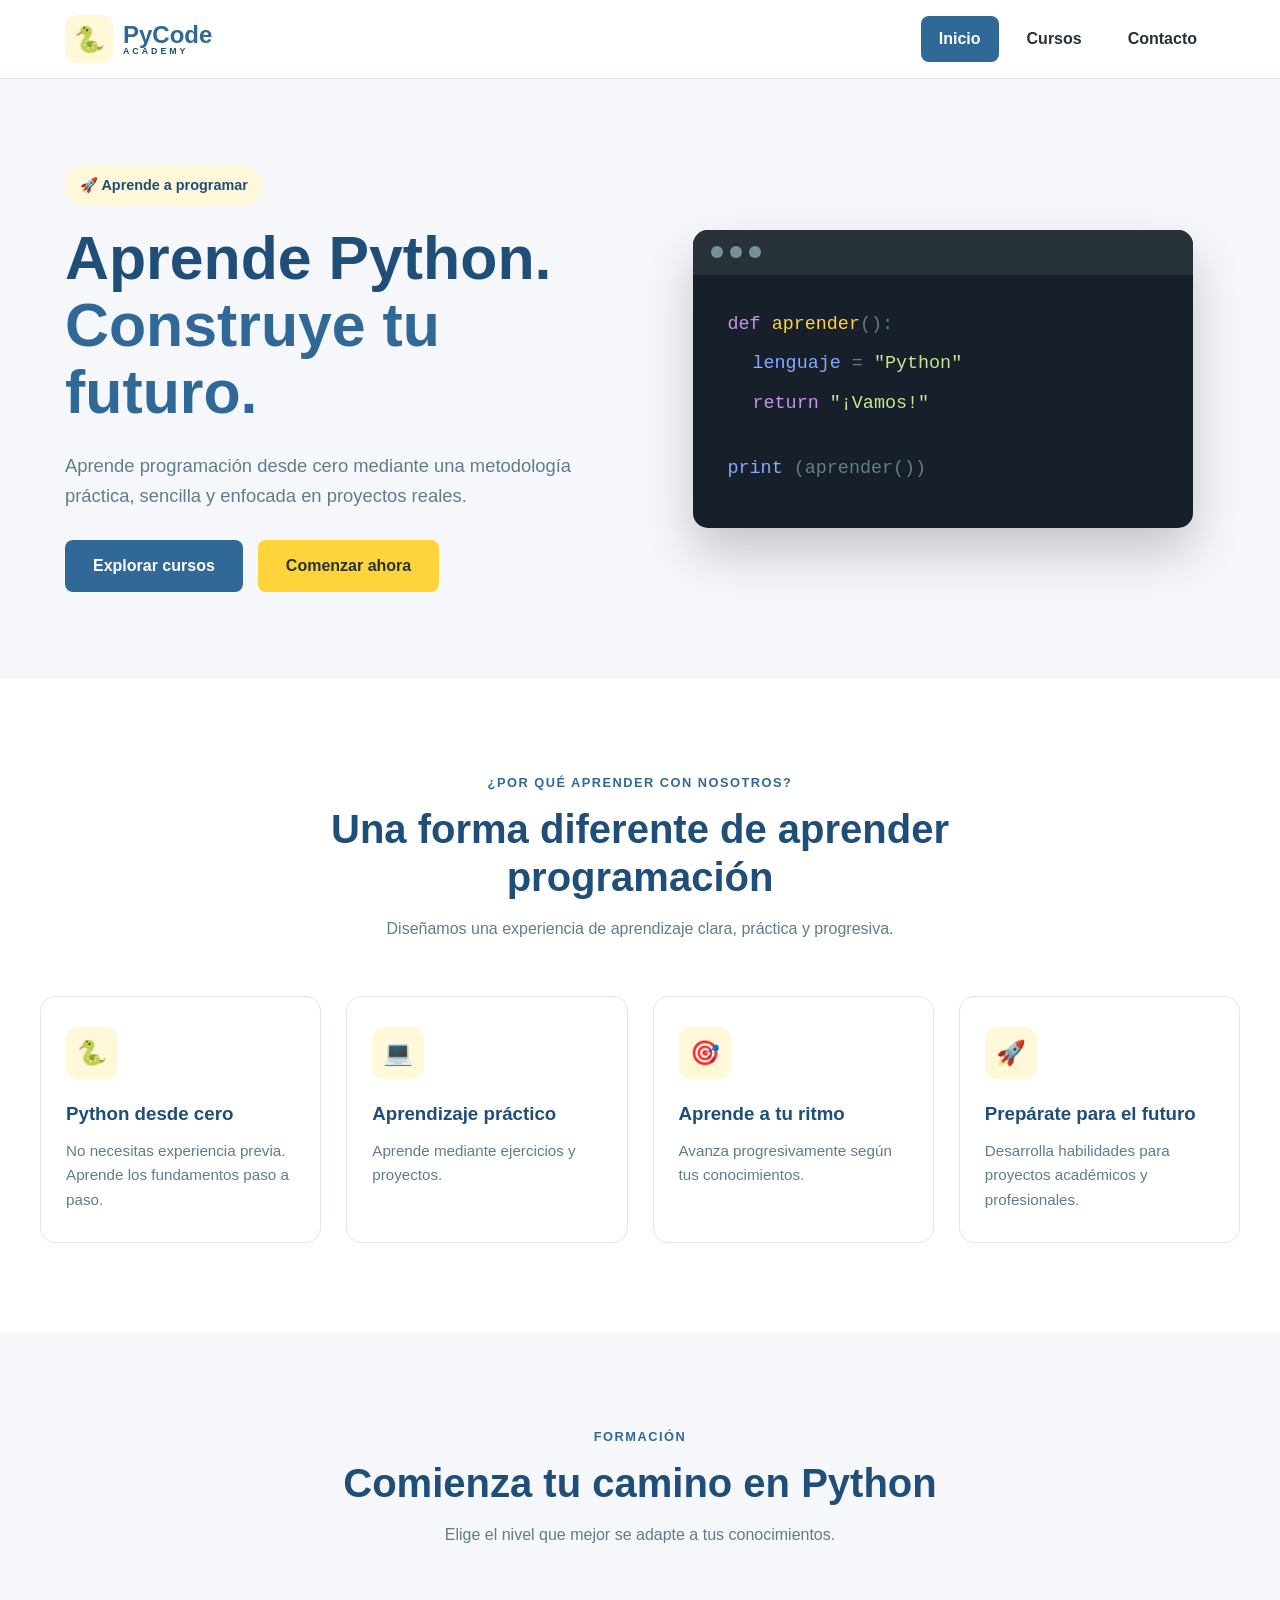
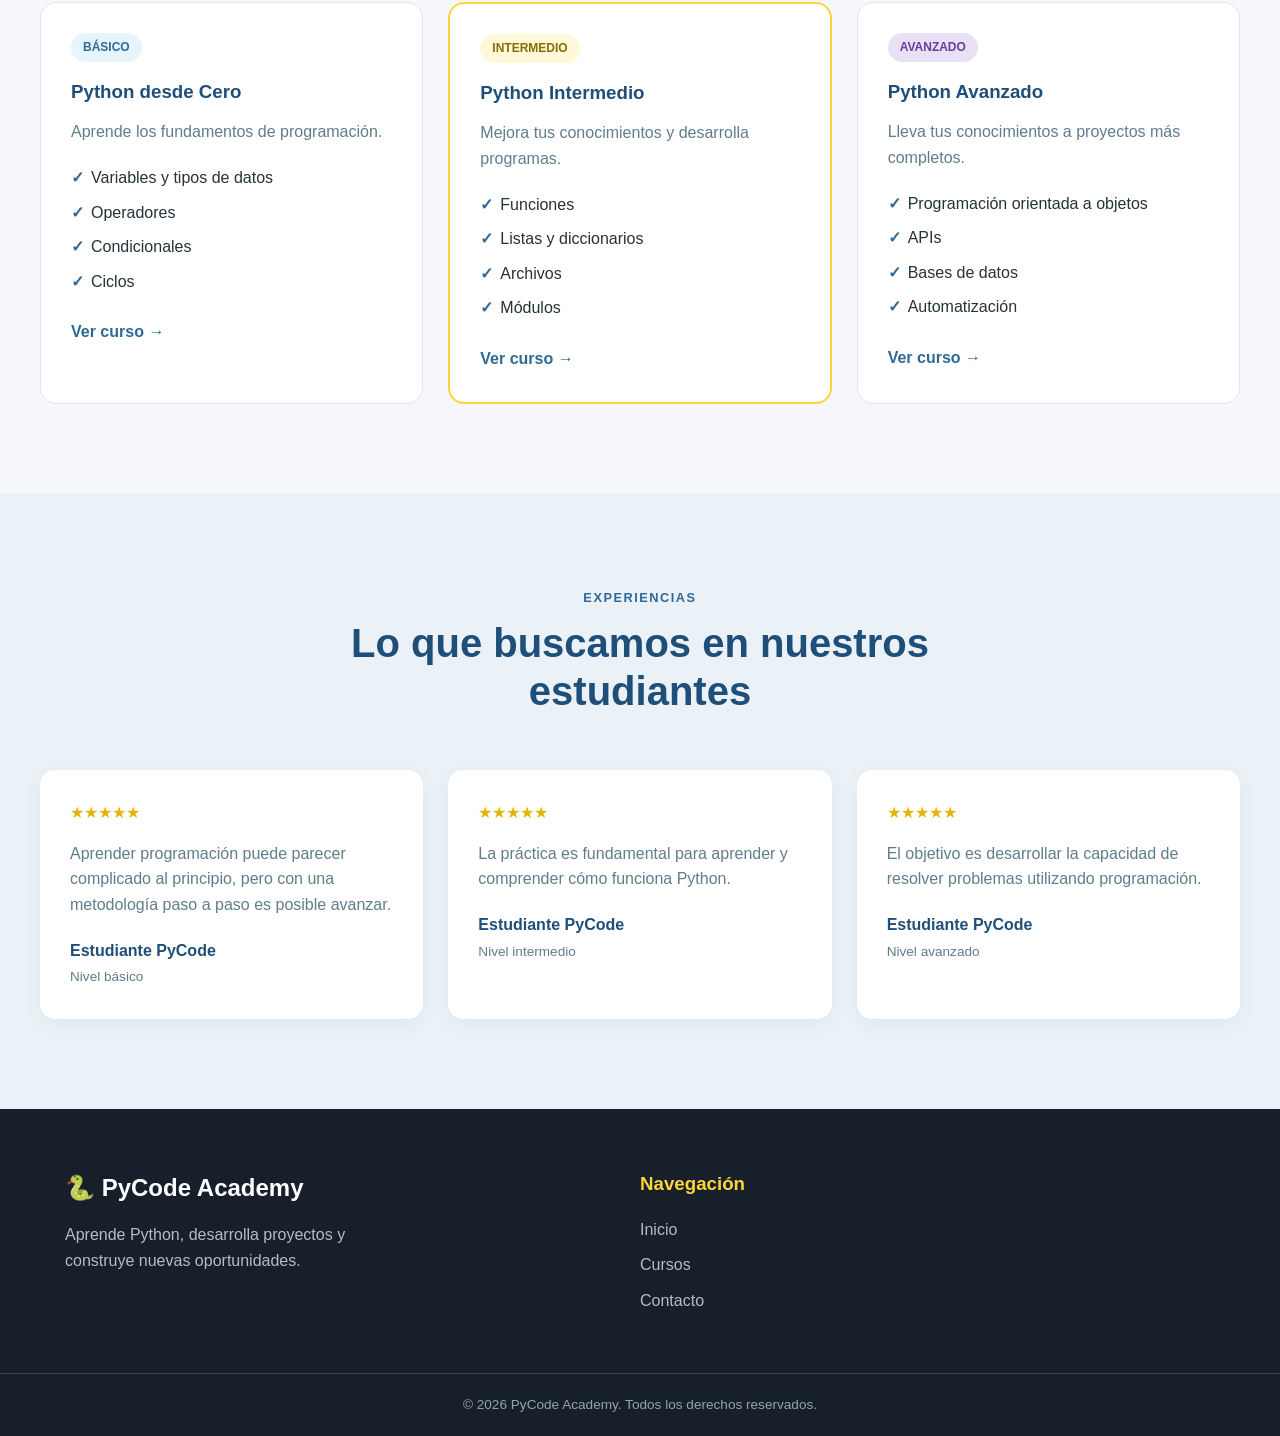
<file: index.html>
<!DOCTYPE html>
<html lang="es">

<head>

    <meta charset="UTF-8">

    <meta name="viewport" content="width=device-width, initial-scale=1.0">

    <title>PyCode Academy | Aprende Python</title>

    <meta name="description"
        content="PyCode Academy es una plataforma educativa para aprender programación en Python desde cero.">

    <!-- ARCHIVO CSS EXTERNO -->
    <link rel="stylesheet" href="styles.css">

</head>

<body>

    <!-- ================= HEADER ================= -->

    <header class="header">

        <nav class="navbar">

            <a href="index.html" class="logo">

                <span class="logo-python">
                    🐍
                </span>

                <div class="logo-text">

                    <span class="logo-main">
                        PyCode
                    </span>

                    <span class="logo-sub">
                        ACADEMY
                    </span>

                </div>

            </a>


            <input type="checkbox" id="menu-toggle">

            <label for="menu-toggle" class="menu-icon">

                <span></span>
                <span></span>
                <span></span>

            </label>


            <ul class="menu">

                <li>
                    <a href="index.html" class="active">
                        Inicio
                    </a>
                </li>

                <li>
                    <a href="cursos.html">
                        Cursos
                    </a>
                </li>

                <li>
                    <a href="contacto.html">
                        Contacto
                    </a>
                </li>

            </ul>

        </nav>

    </header>


    <!-- ================= CONTENIDO ================= -->

    <main>

        <section class="hero">

            <div class="hero-content">

                <span class="hero-tag">
                    🚀 Aprende a programar
                </span>

                <h1>
                    Aprende Python.
                    <span>Construye tu futuro.</span>
                </h1>

                <p>
                    Aprende programación desde cero mediante una metodología
                    práctica, sencilla y enfocada en proyectos reales.
                </p>


                <div class="hero-buttons">

                    <a href="cursos.html" class="btn btn-primary">
                        Explorar cursos
                    </a>

                    <a href="contacto.html" class="btn btn-secondary">
                        Comenzar ahora
                    </a>

                </div>

            </div>


            <div class="hero-code">

                <div class="code-window">

                    <div class="code-header">

                        <span></span>
                        <span></span>
                        <span></span>

                    </div>

                    <div class="code-content">

                        <p>
                            <span class="code-purple">def</span>
                            <span class="code-yellow"> aprender</span>():
                        </p>

                        <p class="indent">

                            <span class="code-blue">
                                lenguaje
                            </span>

                            =

                            <span class="code-green">
                                "Python"
                            </span>

                        </p>

                        <p class="indent">

                            <span class="code-purple">
                                return
                            </span>

                            <span class="code-green">
                                "¡Vamos!"
                            </span>

                        </p>

                        <br>

                        <p>

                            <span class="code-blue">
                                print
                            </span>

                            (aprender())

                        </p>

                    </div>

                </div>

            </div>

        </section>


        <!-- ================= BENEFICIOS ================= -->

        <section class="benefits">

            <div class="section-header">

                <span class="section-tag">
                    ¿Por qué aprender con nosotros?
                </span>

                <h2>
                    Una forma diferente de aprender programación
                </h2>

                <p>
                    Diseñamos una experiencia de aprendizaje clara,
                    práctica y progresiva.
                </p>

            </div>


            <div class="benefits-grid">

                <article class="benefit-card">

                    <div class="benefit-icon">
                        🐍
                    </div>

                    <h3>
                        Python desde cero
                    </h3>

                    <p>
                        No necesitas experiencia previa.
                        Aprende los fundamentos paso a paso.
                    </p>

                </article>


                <article class="benefit-card">

                    <div class="benefit-icon">
                        💻
                    </div>

                    <h3>
                        Aprendizaje práctico
                    </h3>

                    <p>
                        Aprende mediante ejercicios y proyectos.
                    </p>

                </article>


                <article class="benefit-card">

                    <div class="benefit-icon">
                        🎯
                    </div>

                    <h3>
                        Aprende a tu ritmo
                    </h3>

                    <p>
                        Avanza progresivamente según tus conocimientos.
                    </p>

                </article>


                <article class="benefit-card">

                    <div class="benefit-icon">
                        🚀
                    </div>

                    <h3>
                        Prepárate para el futuro
                    </h3>

                    <p>
                        Desarrolla habilidades para proyectos académicos
                        y profesionales.
                    </p>

                </article>

            </div>

        </section>


        <!-- ================= CURSOS ================= -->

        <section class="featured-courses">

            <div class="section-header">

                <span class="section-tag">
                    Formación
                </span>

                <h2>
                    Comienza tu camino en Python
                </h2>

                <p>
                    Elige el nivel que mejor se adapte a tus conocimientos.
                </p>

            </div>


            <div class="course-grid">

                <article class="course-card">

                    <span class="course-level basic">
                        BÁSICO
                    </span>

                    <h3>
                        Python desde Cero
                    </h3>

                    <p>
                        Aprende los fundamentos de programación.
                    </p>

                    <ul>

                        <li>
                            Variables y tipos de datos
                        </li>

                        <li>
                            Operadores
                        </li>

                        <li>
                            Condicionales
                        </li>

                        <li>
                            Ciclos
                        </li>

                    </ul>

                    <a href="cursos.html" class="course-button">
                        Ver curso →
                    </a>

                </article>


                <article class="course-card featured">

                    <span class="course-level intermediate">
                        INTERMEDIO
                    </span>

                    <h3>
                        Python Intermedio
                    </h3>

                    <p>
                        Mejora tus conocimientos y desarrolla programas.
                    </p>

                    <ul>

                        <li>
                            Funciones
                        </li>

                        <li>
                            Listas y diccionarios
                        </li>

                        <li>
                            Archivos
                        </li>

                        <li>
                            Módulos
                        </li>

                    </ul>

                    <a href="cursos.html" class="course-button">
                        Ver curso →
                    </a>

                </article>


                <article class="course-card">

                    <span class="course-level advanced">
                        AVANZADO
                    </span>

                    <h3>
                        Python Avanzado
                    </h3>

                    <p>
                        Lleva tus conocimientos a proyectos más completos.
                    </p>

                    <ul>

                        <li>
                            Programación orientada a objetos
                        </li>

                        <li>
                            APIs
                        </li>

                        <li>
                            Bases de datos
                        </li>

                        <li>
                            Automatización
                        </li>

                    </ul>

                    <a href="cursos.html" class="course-button">
                        Ver curso →
                    </a>

                </article>

            </div>

        </section>


        <!-- ================= TESTIMONIOS ================= -->

        <section class="testimonials">

            <div class="section-header">

                <span class="section-tag">
                    Experiencias
                </span>

                <h2>
                    Lo que buscamos en nuestros estudiantes
                </h2>

            </div>


            <div class="testimonial-grid">

                <article class="testimonial-card">

                    <div class="stars">
                        ★★★★★
                    </div>

                    <p>
                        Aprender programación puede parecer complicado
                        al principio, pero con una metodología paso a paso
                        es posible avanzar.
                    </p>

                    <strong>
                        Estudiante PyCode
                    </strong>

                    <span>
                        Nivel básico
                    </span>

                </article>


                <article class="testimonial-card">

                    <div class="stars">
                        ★★★★★
                    </div>

                    <p>
                        La práctica es fundamental para aprender y
                        comprender cómo funciona Python.
                    </p>

                    <strong>
                        Estudiante PyCode
                    </strong>

                    <span>
                        Nivel intermedio
                    </span>

                </article>


                <article class="testimonial-card">

                    <div class="stars">
                        ★★★★★
                    </div>

                    <p>
                        El objetivo es desarrollar la capacidad de
                        resolver problemas utilizando programación.
                    </p>

                    <strong>
                        Estudiante PyCode
                    </strong>

                    <span>
                        Nivel avanzado
                    </span>

                </article>

            </div>

        </section>

    </main>


    <!-- ================= FOOTER ================= -->

    <footer class="footer">

        <div class="footer-content">

            <div class="footer-brand">

                <h2>
                    🐍 PyCode Academy
                </h2>

                <p>
                    Aprende Python, desarrolla proyectos
                    y construye nuevas oportunidades.
                </p>

            </div>


            <div class="footer-links">

                <h3>
                    Navegación
                </h3>

                <a href="index.html">
                    Inicio
                </a>

                <a href="cursos.html">
                    Cursos
                </a>

                <a href="contacto.html">
                    Contacto
                </a>

            </div>

        </div>


        <div class="footer-bottom">

            <p>
                © 2026 PyCode Academy. Todos los derechos reservados.
            </p>

        </div>

    </footer>


    <!-- ARCHIVO JAVASCRIPT EXTERNO -->

    <script src="script.js"></script>

</body>

</html>
</file>
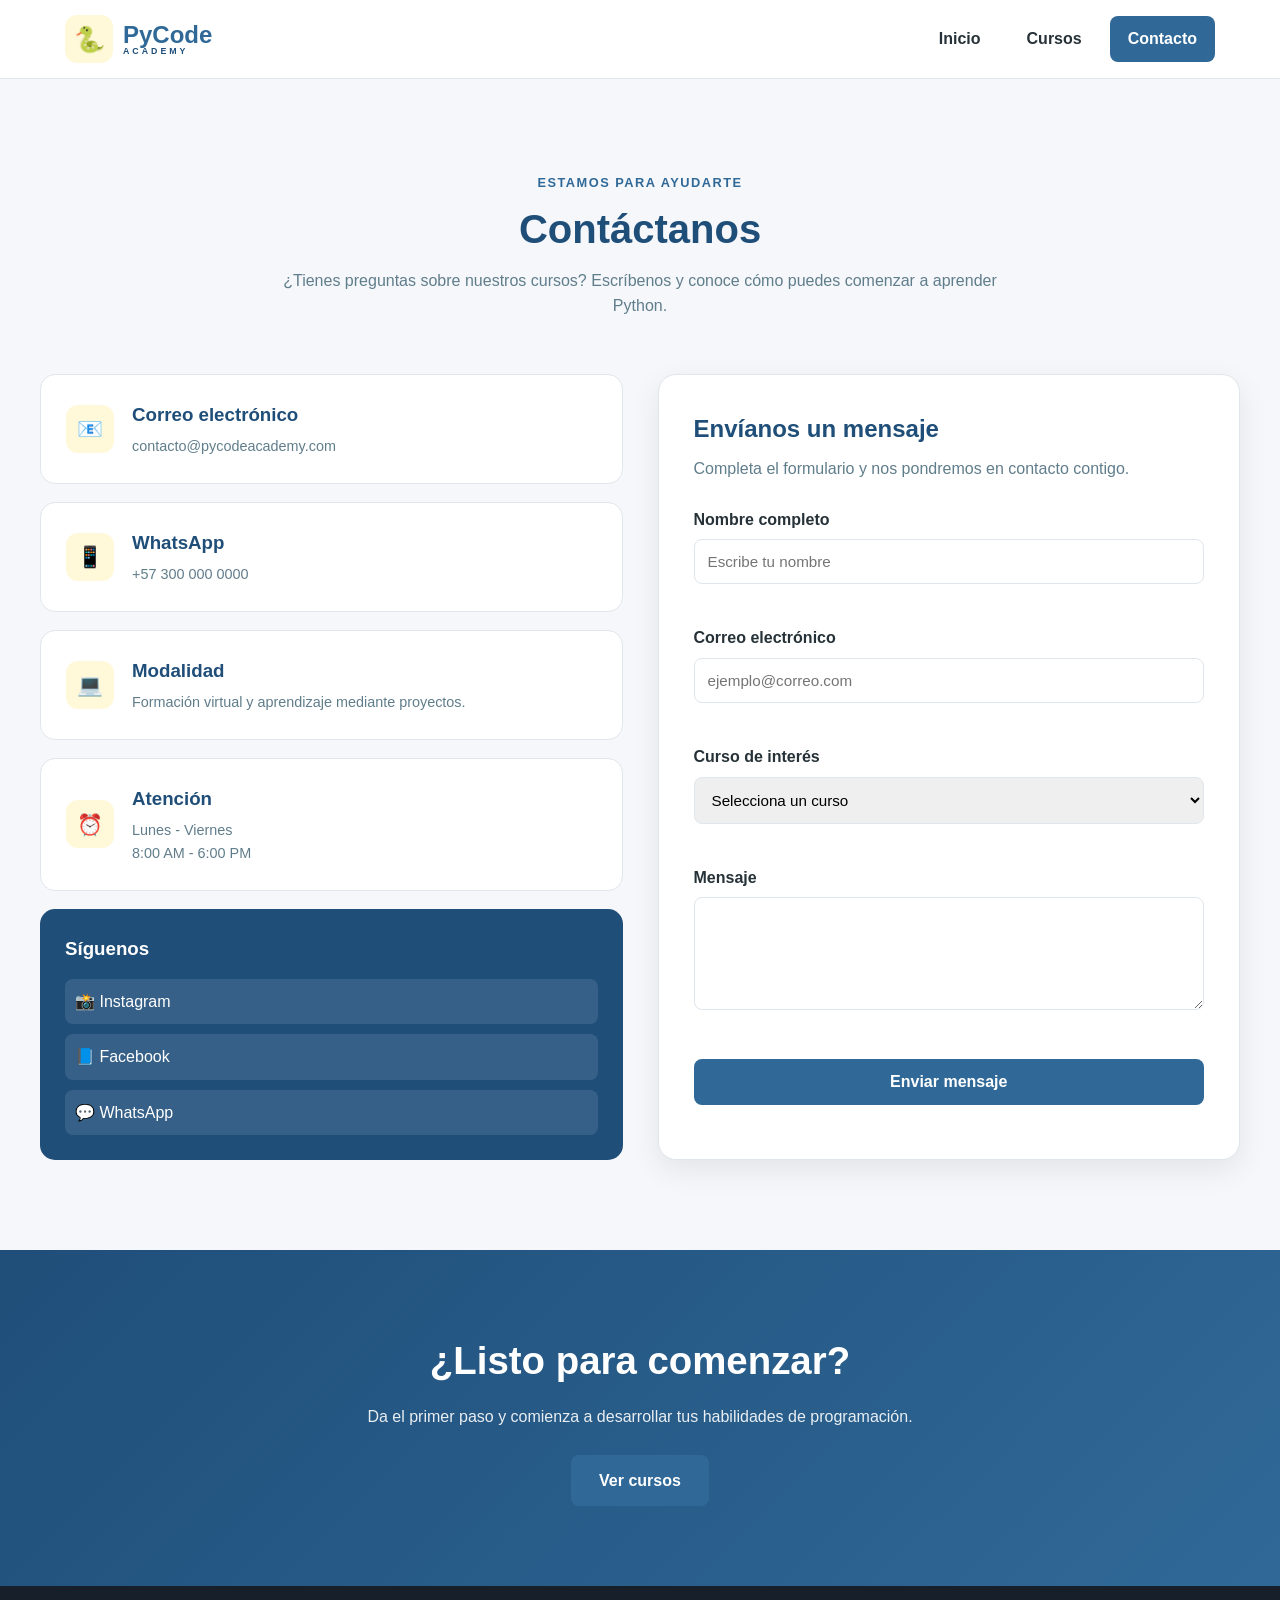
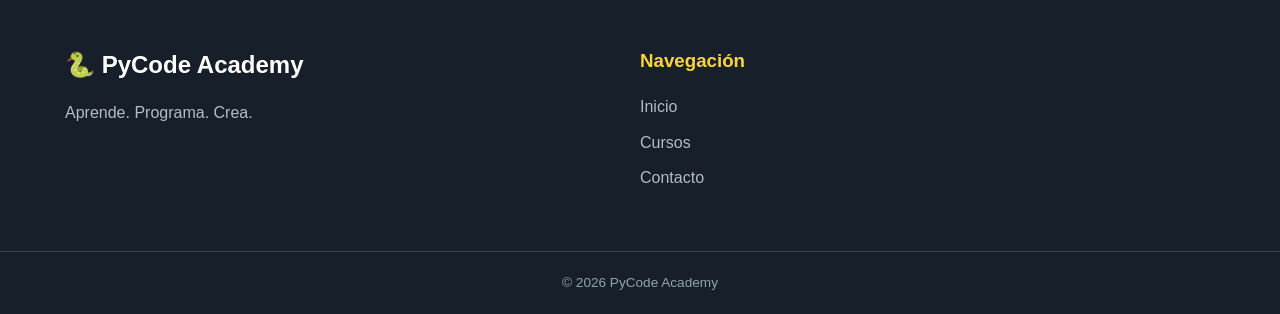
<file: contacto.html>
<!DOCTYPE html>
<html lang="es">

<head>

    <meta charset="UTF-8">

    <meta name="viewport" content="width=device-width, initial-scale=1.0">

    <title>Contacto | PyCode Academy</title>

    <meta name="description"
        content="Contacta con PyCode Academy para conocer nuestros cursos de Python.">

    <!-- CSS EXTERNO -->
    <link rel="stylesheet" href="styles.css">

</head>

<body>

    <!-- ================= HEADER ================= -->

    <header class="header">

        <nav class="navbar">

            <a href="index.html" class="logo">

                <span class="logo-python">
                    🐍
                </span>

                <div class="logo-text">

                    <span class="logo-main">
                        PyCode
                    </span>

                    <span class="logo-sub">
                        ACADEMY
                    </span>

                </div>

            </a>


            <input type="checkbox" id="menu-toggle">

            <label for="menu-toggle" class="menu-icon">

                <span></span>
                <span></span>
                <span></span>

            </label>


            <ul class="menu">

                <li>

                    <a href="index.html">
                        Inicio
                    </a>

                </li>

                <li>

                    <a href="cursos.html">
                        Cursos
                    </a>

                </li>

                <li>

                    <a href="contacto.html" class="active">
                        Contacto
                    </a>

                </li>

            </ul>

        </nav>

    </header>


    <!-- ================= CONTENIDO ================= -->

    <main>

        <section class="contact-section">

            <div class="section-header">

                <span class="section-tag">
                    Estamos para ayudarte
                </span>

                <h1>
                    Contáctanos
                </h1>

                <p>
                    ¿Tienes preguntas sobre nuestros cursos?
                    Escríbenos y conoce cómo puedes comenzar
                    a aprender Python.
                </p>

            </div>


            <div class="contact-grid">


                <!-- ================= INFORMACIÓN ================= -->

                <div class="contact-info">


                    <article class="info-card">

                        <div class="info-icon">
                            📧
                        </div>

                        <div>

                            <h3>
                                Correo electrónico
                            </h3>

                            <p>
                                contacto@pycodeacademy.com
                            </p>

                        </div>

                    </article>


                    <article class="info-card">

                        <div class="info-icon">
                            📱
                        </div>

                        <div>

                            <h3>
                                WhatsApp
                            </h3>

                            <p>
                                +57 300 000 0000
                            </p>

                        </div>

                    </article>


                    <article class="info-card">

                        <div class="info-icon">
                            💻
                        </div>

                        <div>

                            <h3>
                                Modalidad
                            </h3>

                            <p>
                                Formación virtual y aprendizaje
                                mediante proyectos.
                            </p>

                        </div>

                    </article>


                    <article class="info-card">

                        <div class="info-icon">
                            ⏰
                        </div>

                        <div>

                            <h3>
                                Atención
                            </h3>

                            <p>
                                Lunes - Viernes<br>
                                8:00 AM - 6:00 PM
                            </p>

                        </div>

                    </article>


                    <div class="social-card">

                        <h3>
                            Síguenos
                        </h3>

                        <div class="social-links">

                            <a href="#" class="social">
                                📸 Instagram
                            </a>

                            <a href="#" class="social">
                                📘 Facebook
                            </a>

                            <a href="#" class="social">
                                💬 WhatsApp
                            </a>

                        </div>

                    </div>

                </div>


                <!-- ================= FORMULARIO ================= -->

                <div class="form-card">

                    <h2>
                        Envíanos un mensaje
                    </h2>

                    <p>
                        Completa el formulario y nos pondremos
                        en contacto contigo.
                    </p>


                    <form id="contactForm" novalidate>


                        <div class="form-group">

                            <label for="nombre">
                                Nombre completo
                            </label>

                            <input
                                type="text"
                                id="nombre"
                                name="nombre"
                                placeholder="Escribe tu nombre"
                            >

                            <small
                                class="error-message"
                                id="nombreError">
                            </small>

                        </div>


                        <div class="form-group">

                            <label for="correo">
                                Correo electrónico
                            </label>

                            <input
                                type="email"
                                id="correo"
                                name="correo"
                                placeholder="ejemplo@correo.com"
                            >

                            <small
                                class="error-message"
                                id="correoError">
                            </small>

                        </div>


                        <div class="form-group">

                            <label for="curso">
                                Curso de interés
                            </label>

                            <select
                                id="curso"
                                name="curso">

                                <option value="">
                                    Selecciona un curso
                                </option>

                                <option value="basico">
                                    Python Básico
                                </option>

                                <option value="intermedio">
                                    Python Intermedio
                                </option>

                                <option value="avanzado">
                                    Python Avanzado
                                </option>

                            </select>

                            <small
                                class="error-message"
                                id="cursoError">
                            </small>

                        </div>


                        <div class="form-group">

                            <label for="mensaje">
                                Mensaje
                            </label>

                            <textarea
                                id="mensaje"
                                name="mensaje"
                                rows="5"
                                placeholder="Escribe tu mensaje...">
                            </textarea>

                            <small
                                class="error-message"
                                id="mensajeError">
                            </small>

                        </div>


                        <button
                            type="submit"
                            class="form-button">

                            Enviar mensaje

                        </button>


                        <div
                            id="successMessage"
                            class="success-message"
                            role="alert">
                        </div>

                    </form>

                </div>

            </div>

        </section>


        <section class="contact-cta">

            <h2>
                ¿Listo para comenzar?
            </h2>

            <p>
                Da el primer paso y comienza a desarrollar
                tus habilidades de programación.
            </p>

            <a href="cursos.html" class="btn btn-primary">
                Ver cursos
            </a>

        </section>

    </main>


    <!-- ================= FOOTER ================= -->

    <footer class="footer">

        <div class="footer-content">

            <div class="footer-brand">

                <h2>
                    🐍 PyCode Academy
                </h2>

                <p>
                    Aprende. Programa. Crea.
                </p>

            </div>


            <div class="footer-links">

                <h3>
                    Navegación
                </h3>

                <a href="index.html">
                    Inicio
                </a>

                <a href="cursos.html">
                    Cursos
                </a>

                <a href="contacto.html">
                    Contacto
                </a>

            </div>

        </div>


        <div class="footer-bottom">

            <p>
                © 2026 PyCode Academy
            </p>

        </div>

    </footer>


    <!-- JAVASCRIPT EXTERNO -->
    <script src="script.js"></script>

</body>

</html>
</file>
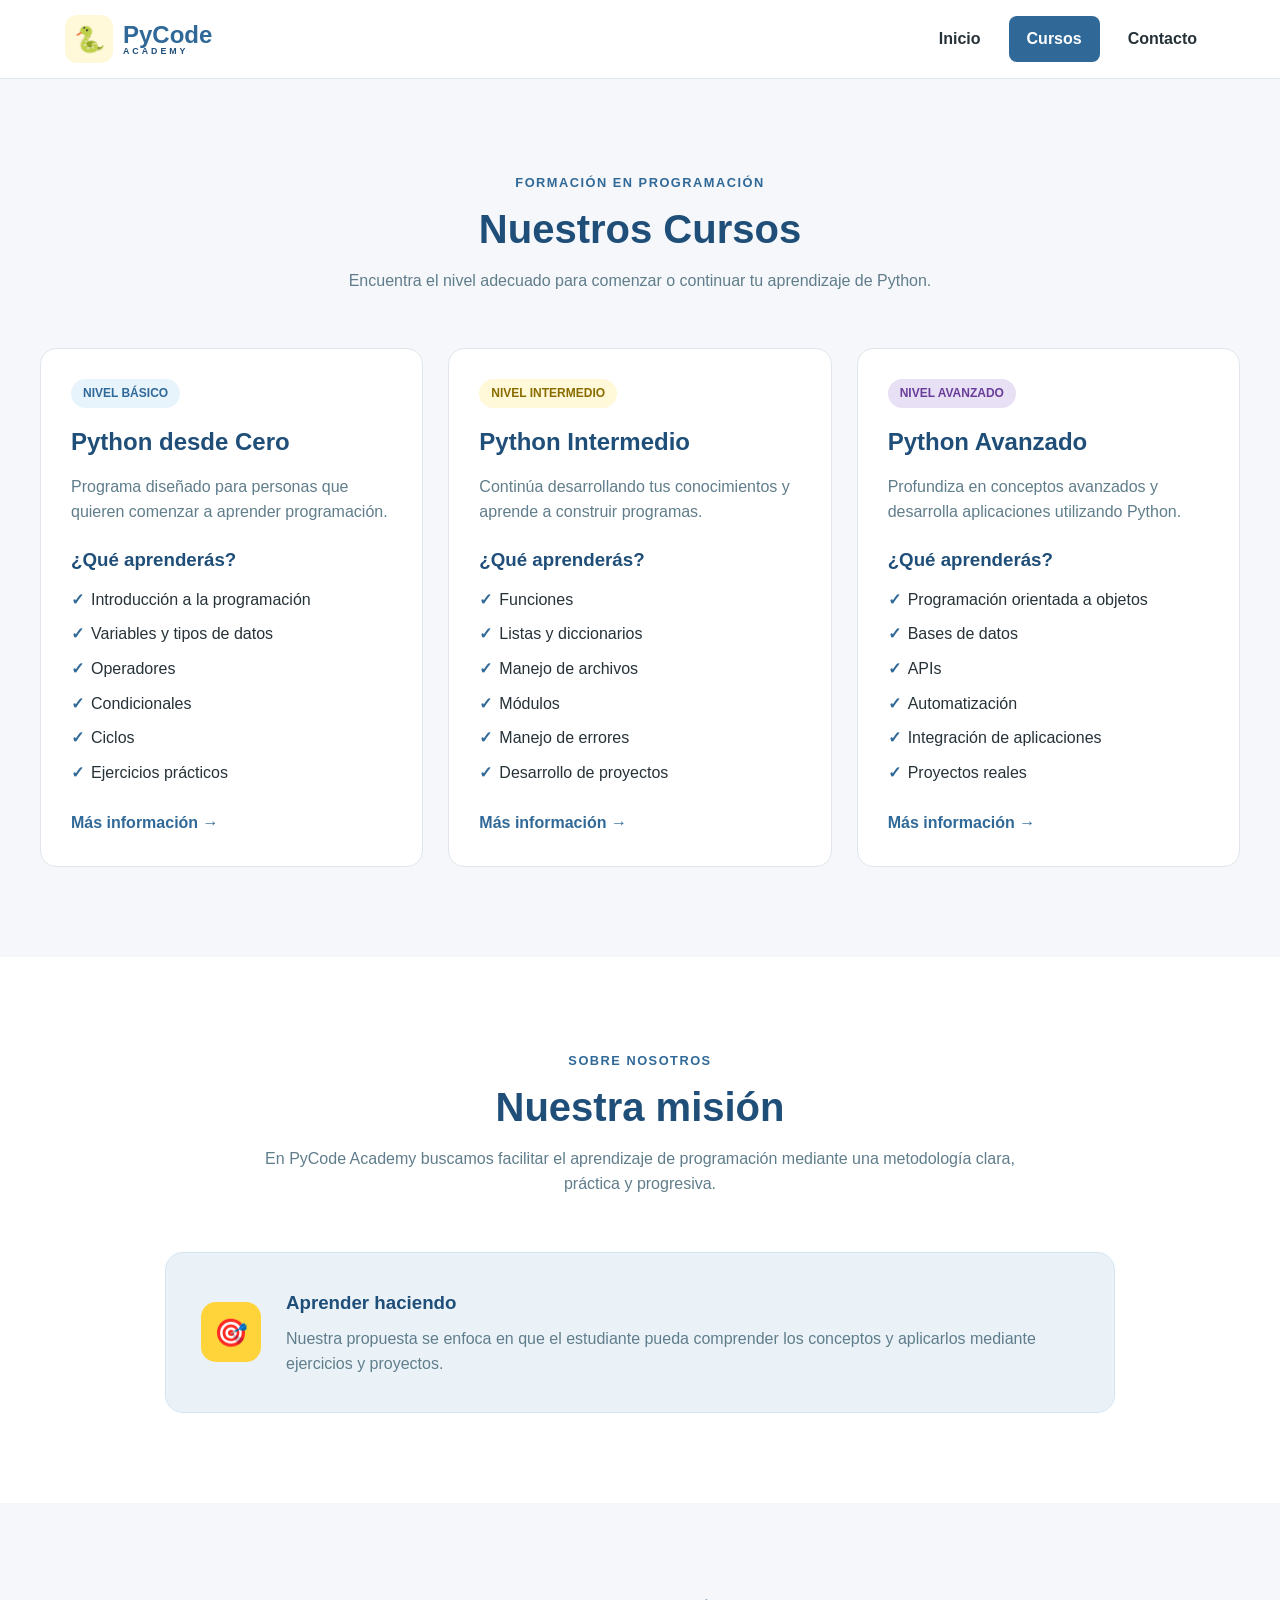
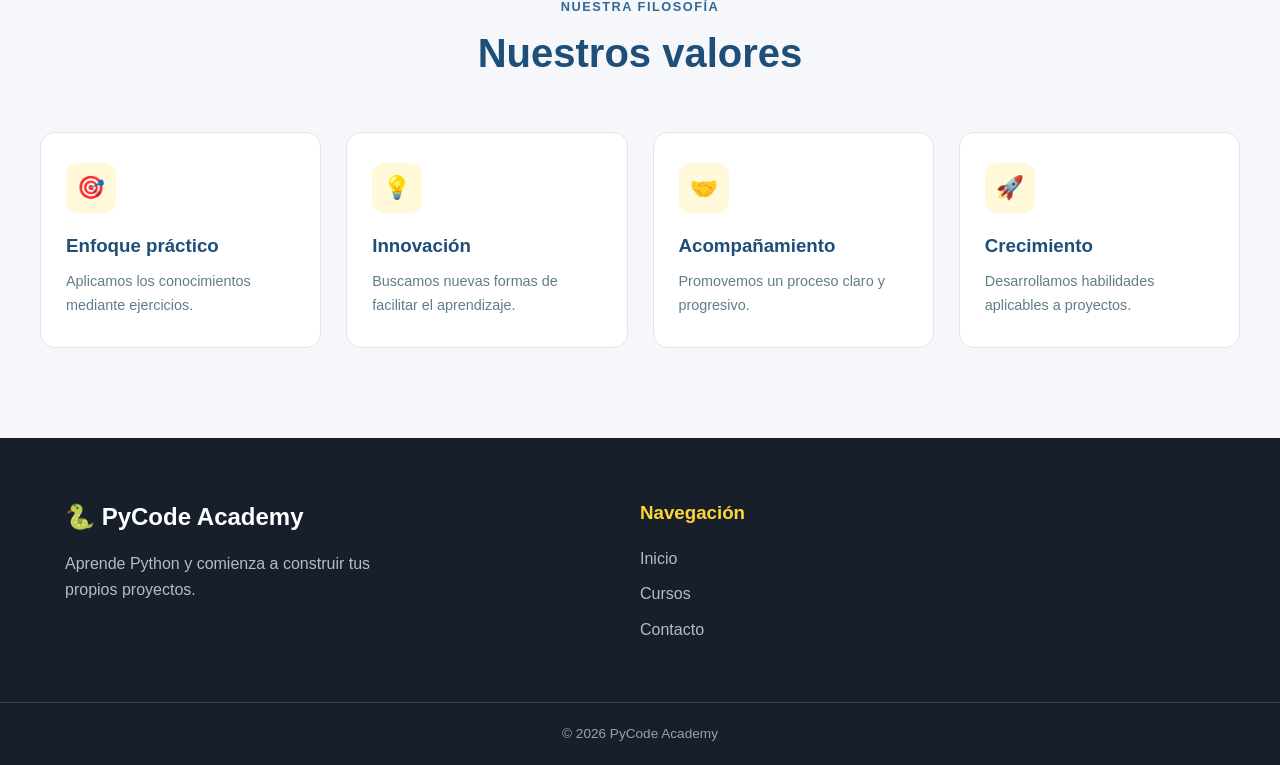
<file: cursos.html>
<!DOCTYPE html>
<html lang="es">

<head>

    <meta charset="UTF-8">

    <meta name="viewport" content="width=device-width, initial-scale=1.0">

    <title>Cursos | PyCode Academy</title>

    <meta name="description"
        content="Conoce los cursos de programación en Python de PyCode Academy.">

    <!-- CSS EXTERNO -->
    <link rel="stylesheet" href="styles.css">

</head>

<body>

    <!-- ================= HEADER ================= -->

    <header class="header">

        <nav class="navbar">

            <a href="index.html" class="logo">

                <span class="logo-python">
                    🐍
                </span>

                <div class="logo-text">

                    <span class="logo-main">
                        PyCode
                    </span>

                    <span class="logo-sub">
                        ACADEMY
                    </span>

                </div>

            </a>


            <input type="checkbox" id="menu-toggle">

            <label for="menu-toggle" class="menu-icon">

                <span></span>
                <span></span>
                <span></span>

            </label>


            <ul class="menu">

                <li>
                    <a href="index.html">
                        Inicio
                    </a>
                </li>

                <li>
                    <a href="cursos.html" class="active">
                        Cursos
                    </a>
                </li>

                <li>
                    <a href="contacto.html">
                        Contacto
                    </a>
                </li>

            </ul>

        </nav>

    </header>


    <!-- ================= CONTENIDO ================= -->

    <main>

        <section class="courses-page">

            <div class="section-header">

                <span class="section-tag">
                    Formación en programación
                </span>

                <h1>
                    Nuestros Cursos
                </h1>

                <p>
                    Encuentra el nivel adecuado para comenzar
                    o continuar tu aprendizaje de Python.
                </p>

            </div>


            <div class="course-grid">


                <article class="course-card large">

                    <span class="course-level basic">
                        NIVEL BÁSICO
                    </span>

                    <h2>
                        Python desde Cero
                    </h2>

                    <p>
                        Programa diseñado para personas que quieren
                        comenzar a aprender programación.
                    </p>

                    <h3>
                        ¿Qué aprenderás?
                    </h3>

                    <ul>

                        <li>
                            Introducción a la programación
                        </li>

                        <li>
                            Variables y tipos de datos
                        </li>

                        <li>
                            Operadores
                        </li>

                        <li>
                            Condicionales
                        </li>

                        <li>
                            Ciclos
                        </li>

                        <li>
                            Ejercicios prácticos
                        </li>

                    </ul>

                    <a href="contacto.html" class="course-button">
                        Más información →
                    </a>

                </article>


                <article class="course-card large">

                    <span class="course-level intermediate">
                        NIVEL INTERMEDIO
                    </span>

                    <h2>
                        Python Intermedio
                    </h2>

                    <p>
                        Continúa desarrollando tus conocimientos
                        y aprende a construir programas.
                    </p>

                    <h3>
                        ¿Qué aprenderás?
                    </h3>

                    <ul>

                        <li>
                            Funciones
                        </li>

                        <li>
                            Listas y diccionarios
                        </li>

                        <li>
                            Manejo de archivos
                        </li>

                        <li>
                            Módulos
                        </li>

                        <li>
                            Manejo de errores
                        </li>

                        <li>
                            Desarrollo de proyectos
                        </li>

                    </ul>

                    <a href="contacto.html" class="course-button">
                        Más información →
                    </a>

                </article>


                <article class="course-card large">

                    <span class="course-level advanced">
                        NIVEL AVANZADO
                    </span>

                    <h2>
                        Python Avanzado
                    </h2>

                    <p>
                        Profundiza en conceptos avanzados y desarrolla
                        aplicaciones utilizando Python.
                    </p>

                    <h3>
                        ¿Qué aprenderás?
                    </h3>

                    <ul>

                        <li>
                            Programación orientada a objetos
                        </li>

                        <li>
                            Bases de datos
                        </li>

                        <li>
                            APIs
                        </li>

                        <li>
                            Automatización
                        </li>

                        <li>
                            Integración de aplicaciones
                        </li>

                        <li>
                            Proyectos reales
                        </li>

                    </ul>

                    <a href="contacto.html" class="course-button">
                        Más información →
                    </a>

                </article>

            </div>

        </section>


        <section class="about">

            <div class="section-header">

                <span class="section-tag">
                    Sobre nosotros
                </span>

                <h2>
                    Nuestra misión
                </h2>

                <p>
                    En PyCode Academy buscamos facilitar el aprendizaje
                    de programación mediante una metodología clara,
                    práctica y progresiva.
                </p>

            </div>


            <div class="mission-box">

                <div class="mission-icon">
                    🎯
                </div>

                <div>

                    <h3>
                        Aprender haciendo
                    </h3>

                    <p>
                        Nuestra propuesta se enfoca en que el estudiante
                        pueda comprender los conceptos y aplicarlos
                        mediante ejercicios y proyectos.
                    </p>

                </div>

            </div>

        </section>


        <section class="values">

            <div class="section-header">

                <span class="section-tag">
                    Nuestra filosofía
                </span>

                <h2>
                    Nuestros valores
                </h2>

            </div>


            <div class="values-grid">

                <article class="value-card">

                    <div class="value-icon">
                        🎯
                    </div>

                    <h3>
                        Enfoque práctico
                    </h3>

                    <p>
                        Aplicamos los conocimientos mediante ejercicios.
                    </p>

                </article>


                <article class="value-card">

                    <div class="value-icon">
                        💡
                    </div>

                    <h3>
                        Innovación
                    </h3>

                    <p>
                        Buscamos nuevas formas de facilitar el aprendizaje.
                    </p>

                </article>


                <article class="value-card">

                    <div class="value-icon">
                        🤝
                    </div>

                    <h3>
                        Acompañamiento
                    </h3>

                    <p>
                        Promovemos un proceso claro y progresivo.
                    </p>

                </article>


                <article class="value-card">

                    <div class="value-icon">
                        🚀
                    </div>

                    <h3>
                        Crecimiento
                    </h3>

                    <p>
                        Desarrollamos habilidades aplicables a proyectos.
                    </p>

                </article>

            </div>

        </section>

    </main>


    <!-- ================= FOOTER ================= -->

    <footer class="footer">

        <div class="footer-content">

            <div class="footer-brand">

                <h2>
                    🐍 PyCode Academy
                </h2>

                <p>
                    Aprende Python y comienza a construir
                    tus propios proyectos.
                </p>

            </div>


            <div class="footer-links">

                <h3>
                    Navegación
                </h3>

                <a href="index.html">
                    Inicio
                </a>

                <a href="cursos.html">
                    Cursos
                </a>

                <a href="contacto.html">
                    Contacto
                </a>

            </div>

        </div>


        <div class="footer-bottom">

            <p>
                © 2026 PyCode Academy
            </p>

        </div>

    </footer>


    <!-- JAVASCRIPT EXTERNO -->

    <script src="script.js"></script>

</body>

</html>
</file>
<file: styles.css>
/* =====================================================
   PYCODE ACADEMY
   HOJA DE ESTILOS PRINCIPAL
   ===================================================== */


/* ================= RESET ================= */

* {
    margin: 0;
    padding: 0;
    box-sizing: border-box;
}


html {
    scroll-behavior: smooth;
}


body {
    font-family: Arial, Helvetica, sans-serif;
    background-color: #f5f7fa;
    color: #263238;
    line-height: 1.6;
}


a {
    text-decoration: none;
}


ul {
    list-style: none;
}


/* ================= VARIABLES ================= */

:root {

    --python-blue: #306998;

    --python-yellow: #FFD43B;

    --dark-blue: #1F4E79;

    --light-blue: #EAF2F8;

    --light-yellow: #FFF8D9;

    --white: #ffffff;

    --background: #F5F7FA;

    --text: #263238;

    --gray: #607D8B;

    --border: #E0E6EB;

    --shadow: 0 10px 30px rgba(0, 0, 0, 0.08);

}


/* =====================================================
   HEADER
   ===================================================== */

.header {

    width: 100%;

    background-color: var(--white);

    border-bottom: 1px solid var(--border);

    position: sticky;

    top: 0;

    z-index: 1000;

}


.navbar {

    max-width: 1200px;

    margin: auto;

    padding: 15px 25px;

    display: flex;

    justify-content: space-between;

    align-items: center;

}


/* ================= LOGO ================= */

.logo {

    display: flex;

    align-items: center;

    gap: 10px;

    color: var(--text);

}


.logo-python {

    width: 48px;

    height: 48px;

    background-color: var(--light-yellow);

    border-radius: 12px;

    display: flex;

    align-items: center;

    justify-content: center;

    font-size: 25px;

}


.logo-text {

    display: flex;

    flex-direction: column;

    line-height: 1;

}


.logo-main {

    font-size: 1.5rem;

    font-weight: 800;

    color: var(--python-blue);

}


.logo-sub {

    font-size: 0.55rem;

    font-weight: bold;

    color: var(--dark-blue);

    letter-spacing: 3px;

}


/* ================= MENU ================= */

.menu {

    display: flex;

    align-items: center;

    gap: 10px;

}


.menu li a {

    display: block;

    color: var(--text);

    padding: 10px 18px;

    border-radius: 8px;

    font-weight: 600;

    transition: 0.3s;

}


.menu li a:hover {

    background-color: var(--light-yellow);

    color: var(--python-blue);

}


.menu li a.active {

    background-color: var(--python-blue);

    color: var(--white);

}


/* ================= MENÚ HAMBURGUESA ================= */

#menu-toggle {

    display: none;

}


.menu-icon {

    display: none;

    flex-direction: column;

    gap: 5px;

    cursor: pointer;

}


.menu-icon span {

    width: 27px;

    height: 3px;

    background-color: var(--python-blue);

    border-radius: 3px;

}


/* =====================================================
   HERO
   ===================================================== */

.hero {

    min-height: 600px;

    max-width: 1200px;

    margin: auto;

    padding: 80px 25px;

    display: grid;

    grid-template-columns: 1fr 1fr;

    align-items: center;

    gap: 60px;

}


.hero-content {

    max-width: 600px;

}


.hero-tag {

    display: inline-block;

    background-color: var(--light-yellow);

    color: var(--dark-blue);

    padding: 8px 15px;

    border-radius: 30px;

    font-size: 0.9rem;

    font-weight: bold;

    margin-bottom: 20px;

}


.hero h1 {

    font-size: 3.8rem;

    line-height: 1.1;

    color: var(--dark-blue);

    margin-bottom: 25px;

}


.hero h1 span {

    display: block;

    color: var(--python-blue);

}


.hero p {

    color: var(--gray);

    font-size: 1.15rem;

    margin-bottom: 30px;

    max-width: 550px;

}


/* ================= BOTONES ================= */

.hero-buttons {

    display: flex;

    gap: 15px;

    flex-wrap: wrap;

}


.btn {

    display: inline-block;

    padding: 13px 28px;

    border-radius: 8px;

    font-weight: bold;

    transition: 0.3s;

}


.btn-primary {

    background-color: var(--python-blue);

    color: var(--white);

}


.btn-primary:hover {

    background-color: var(--dark-blue);

    transform: translateY(-3px);

}


.btn-secondary {

    background-color: var(--python-yellow);

    color: var(--text);

}


.btn-secondary:hover {

    background-color: #e8bd20;

    transform: translateY(-3px);

}


/* ================= VENTANA DE CÓDIGO ================= */

.hero-code {

    display: flex;

    justify-content: center;

}


.code-window {

    width: 100%;

    max-width: 500px;

    background-color: #17202A;

    border-radius: 15px;

    overflow: hidden;

    box-shadow: 0 25px 50px rgba(0, 0, 0, 0.2);

}


.code-header {

    height: 45px;

    background-color: #263238;

    display: flex;

    align-items: center;

    gap: 7px;

    padding-left: 18px;

}


.code-header span {

    width: 12px;

    height: 12px;

    border-radius: 50%;

    background-color: #78909C;

}


.code-content {

    padding: 35px;

    color: #ECEFF1;

    font-family: Consolas, monospace;

    font-size: 1rem;

}


.code-content p {

    margin-bottom: 10px;

}


.indent {

    padding-left: 25px;

}


.code-purple {

    color: #C792EA;

}


.code-yellow {

    color: #FFD43B;

}


.code-blue {

    color: #82AAFF;

}


.code-green {

    color: #C3E88D;

}


/* =====================================================
   SECCIONES GENERALES
   ===================================================== */

.section-header {

    text-align: center;

    max-width: 750px;

    margin: 0 auto 55px;

}


.section-tag {

    color: var(--python-blue);

    font-weight: bold;

    text-transform: uppercase;

    font-size: 0.8rem;

    letter-spacing: 1.5px;

}


.section-header h1,
.section-header h2 {

    color: var(--dark-blue);

    font-size: 2.5rem;

    line-height: 1.2;

    margin: 10px 0 15px;

}


.section-header p {

    color: var(--gray);

}


/* =====================================================
   BENEFICIOS
   ===================================================== */

.benefits {

    background-color: var(--white);

    padding: 90px 25px;

}


.benefits-grid {

    max-width: 1200px;

    margin: auto;

    display: grid;

    grid-template-columns: repeat(4, 1fr);

    gap: 25px;

}


.benefit-card {

    background-color: var(--white);

    border: 1px solid var(--border);

    border-radius: 15px;

    padding: 30px 25px;

    transition: 0.3s;

}


.benefit-card:hover {

    transform: translateY(-7px);

    box-shadow: var(--shadow);

    border-color: var(--python-yellow);

}


.benefit-icon {

    width: 52px;

    height: 52px;

    background-color: var(--light-yellow);

    border-radius: 12px;

    display: flex;

    align-items: center;

    justify-content: center;

    font-size: 1.5rem;

    margin-bottom: 20px;

}


.benefit-card h3 {

    color: var(--dark-blue);

    margin-bottom: 10px;

}


.benefit-card p {

    color: var(--gray);

    font-size: 0.95rem;

}


/* =====================================================
   CURSOS
   ===================================================== */

.featured-courses,
.courses-page {

    padding: 90px 25px;

    max-width: 1250px;

    margin: auto;

}


.course-grid {

    display: grid;

    grid-template-columns: repeat(3, 1fr);

    gap: 25px;

}


.course-card {

    background-color: var(--white);

    border: 1px solid var(--border);

    border-radius: 16px;

    padding: 30px;

    transition: 0.3s;

}


.course-card:hover {

    transform: translateY(-7px);

    box-shadow: var(--shadow);

}


.course-card.featured {

    border: 2px solid var(--python-yellow);

}


.course-level {

    display: inline-block;

    padding: 5px 12px;

    border-radius: 20px;

    font-size: 0.75rem;

    font-weight: bold;

    margin-bottom: 15px;

}


.basic {

    background-color: #E8F4FC;

    color: var(--python-blue);

}


.intermediate {

    background-color: var(--light-yellow);

    color: #8A6D00;

}


.advanced {

    background-color: #E8E1F5;

    color: #6A3D9A;

}


.course-card h2,
.course-card h3 {

    color: var(--dark-blue);

    margin-bottom: 12px;

}


.course-card p {

    color: var(--gray);

    margin-bottom: 20px;

}


.course-card ul {

    margin-bottom: 25px;

}


.course-card li {

    color: var(--text);

    margin-bottom: 9px;

    padding-left: 20px;

    position: relative;

}


.course-card li::before {

    content: "✓";

    position: absolute;

    left: 0;

    color: var(--python-blue);

    font-weight: bold;

}


.course-button {

    display: inline-block;

    color: var(--python-blue);

    font-weight: bold;

}


.course-button:hover {

    color: var(--dark-blue);

}


/* =====================================================
   TESTIMONIOS
   ===================================================== */

.testimonials {

    background-color: var(--light-blue);

    padding: 90px 25px;

}


.testimonial-grid {

    max-width: 1200px;

    margin: auto;

    display: grid;

    grid-template-columns: repeat(3, 1fr);

    gap: 25px;

}


.testimonial-card {

    background-color: var(--white);

    border-radius: 15px;

    padding: 30px;

    box-shadow: 0 5px 20px rgba(0, 0, 0, 0.05);

}


.stars {

    color: #E5B400;

    margin-bottom: 15px;

}


.testimonial-card p {

    color: var(--gray);

    margin-bottom: 20px;

}


.testimonial-card strong {

    display: block;

    color: var(--dark-blue);

}


.testimonial-card span {

    color: var(--gray);

    font-size: 0.85rem;

}


/* =====================================================
   SOBRE NOSOTROS
   ===================================================== */

.about {

    background-color: var(--white);

    padding: 90px 25px;

}


.mission-box {

    max-width: 950px;

    margin: auto;

    background-color: var(--light-blue);

    border: 1px solid #D4E5F0;

    border-radius: 18px;

    padding: 35px;

    display: flex;

    align-items: center;

    gap: 25px;

}


.mission-icon {

    min-width: 60px;

    height: 60px;

    background-color: var(--python-yellow);

    border-radius: 15px;

    display: flex;

    align-items: center;

    justify-content: center;

    font-size: 1.7rem;

}


.mission-box h3 {

    color: var(--dark-blue);

    margin-bottom: 8px;

}


.mission-box p {

    color: var(--gray);

}


/* =====================================================
   VALORES
   ===================================================== */

.values {

    padding: 90px 25px;

    background-color: var(--background);

}


.values-grid {

    max-width: 1200px;

    margin: auto;

    display: grid;

    grid-template-columns: repeat(4, 1fr);

    gap: 25px;

}


.value-card {

    background-color: var(--white);

    border: 1px solid var(--border);

    border-radius: 15px;

    padding: 30px 25px;

    transition: 0.3s;

}


.value-card:hover {

    transform: translateY(-6px);

    box-shadow: var(--shadow);

}


.value-icon {

    width: 50px;

    height: 50px;

    background-color: var(--light-yellow);

    border-radius: 12px;

    display: flex;

    align-items: center;

    justify-content: center;

    font-size: 1.4rem;

    margin-bottom: 18px;

}


.value-card h3 {

    color: var(--dark-blue);

    margin-bottom: 10px;

}


.value-card p {

    color: var(--gray);

    font-size: 0.9rem;

}


/* =====================================================
   CONTACTO
   ===================================================== */

.contact-section {

    padding: 90px 25px;

    max-width: 1250px;

    margin: auto;

}


.contact-grid {

    display: grid;

    grid-template-columns: 1fr 1fr;

    gap: 35px;

}


.contact-info {

    display: grid;

    gap: 18px;

}


.info-card {

    background-color: var(--white);

    border: 1px solid var(--border);

    border-radius: 15px;

    padding: 25px;

    display: flex;

    align-items: center;

    gap: 18px;

    transition: 0.3s;

}


.info-card:hover {

    transform: translateY(-5px);

    box-shadow: var(--shadow);

    border-color: var(--python-yellow);

}


.info-icon {

    min-width: 48px;

    height: 48px;

    background-color: var(--light-yellow);

    border-radius: 12px;

    display: flex;

    align-items: center;

    justify-content: center;

    font-size: 1.3rem;

}


.info-card h3 {

    color: var(--dark-blue);

    margin-bottom: 5px;

}


.info-card p {

    color: var(--gray);

    font-size: 0.9rem;

}


/* ================= REDES ================= */

.social-card {

    background-color: var(--dark-blue);

    border-radius: 15px;

    padding: 25px;

    color: var(--white);

}


.social-card h3 {

    margin-bottom: 15px;

}


.social-links {

    display: flex;

    flex-direction: column;

    gap: 10px;

}


.social {

    color: var(--white);

    padding: 10px;

    background-color: rgba(255, 255, 255, 0.1);

    border-radius: 8px;

}


.social:hover {

    background-color: var(--python-yellow);

    color: var(--text);

}


/* =====================================================
   FORMULARIO
   ===================================================== */

.form-card {

    background-color: var(--white);

    border: 1px solid var(--border);

    border-radius: 18px;

    padding: 35px;

    box-shadow: var(--shadow);

}


.form-card h2 {

    color: var(--dark-blue);

    margin-bottom: 8px;

}


.form-card > p {

    color: var(--gray);

    margin-bottom: 25px;

}


.form-group {

    margin-bottom: 18px;

}


.form-group label {

    display: block;

    font-weight: bold;

    color: var(--text);

    margin-bottom: 7px;

}


.form-group input,
.form-group select,
.form-group textarea {

    width: 100%;

    padding: 13px;

    border: 1px solid var(--border);

    border-radius: 8px;

    font-family: inherit;

    font-size: 0.95rem;

    outline: none;

}


.form-group input:focus,
.form-group select:focus,
.form-group textarea:focus {

    border-color: var(--python-blue);

}


.form-group textarea {

    resize: vertical;

}


.form-button {

    width: 100%;

    padding: 14px;

    border: none;

    border-radius: 8px;

    background-color: var(--python-blue);

    color: var(--white);

    font-size: 1rem;

    font-weight: bold;

    cursor: pointer;

    transition: 0.3s;

}


.form-button:hover {

    background-color: var(--dark-blue);

}


/* =====================================================
   VALIDACIÓN DEL FORMULARIO
   ===================================================== */

.error-message {

    display: block;

    color: #D32F2F;

    font-size: 0.82rem;

    margin-top: 5px;

    min-height: 18px;

}


.success-message {

    display: none;

    margin-top: 20px;

    padding: 15px;

    border-radius: 10px;

    background-color: #E8F5E9;

    color: #2E7D32;

    border: 1px solid #A5D6A7;

    font-weight: 600;

    line-height: 1.5;

}


.success-message.show {

    display: block;

}


/* =====================================================
   CTA CONTACTO
   ===================================================== */

.contact-cta {

    background: linear-gradient(
        135deg,
        var(--dark-blue),
        var(--python-blue)
    );

    color: var(--white);

    text-align: center;

    padding: 80px 25px;

}


.contact-cta h2 {

    font-size: 2.4rem;

    margin-bottom: 12px;

}


.contact-cta p {

    margin-bottom: 25px;

    opacity: 0.9;

}


/* =====================================================
   FOOTER
   ===================================================== */

.footer {

    background-color: #17202A;

    color: var(--white);

}


.footer-content {

    max-width: 1200px;

    margin: auto;

    padding: 60px 25px;

    display: grid;

    grid-template-columns: 2fr 1fr 1fr;

    gap: 50px;

}


.footer-brand h2 {

    margin-bottom: 15px;

}


.footer-brand p {

    color: #B0BEC5;

    max-width: 350px;

}


.footer-links {

    display: flex;

    flex-direction: column;

    gap: 10px;

}


.footer-links h3 {

    margin-bottom: 8px;

    color: var(--python-yellow);

}


.footer-links a {

    color: #B0BEC5;

}


.footer-links a:hover {

    color: var(--python-yellow);

}


.footer-bottom {

    border-top: 1px solid #37474F;

    text-align: center;

    padding: 20px;

    color: #90A4AE;

    font-size: 0.85rem;

}


/* =====================================================
   RESPONSIVE - TABLET
   ===================================================== */

@media (max-width: 1000px) {

    .benefits-grid {

        grid-template-columns: repeat(2, 1fr);

    }


    .values-grid {

        grid-template-columns: repeat(2, 1fr);

    }


    .hero {

        grid-template-columns: 1fr;

        text-align: center;

    }


    .hero-content {

        margin: auto;

    }


    .hero p {

        margin-left: auto;

        margin-right: auto;

    }


    .hero-buttons {

        justify-content: center;

    }


    .hero-code {

        max-width: 600px;

        margin: auto;

        width: 100%;

    }

}


/* =====================================================
   RESPONSIVE - TABLET PEQUEÑA
   ===================================================== */

@media (max-width: 800px) {

    .course-grid {

        grid-template-columns: 1fr 1fr;

    }


    .testimonial-grid {

        grid-template-columns: 1fr;

    }


    .contact-grid {

        grid-template-columns: 1fr;

    }


    .footer-content {

        grid-template-columns: 1fr 1fr;

    }

}


/* =====================================================
   RESPONSIVE - CELULAR
   ===================================================== */

@media (max-width: 700px) {

    .navbar {

        position: relative;

    }


    .menu-icon {

        display: flex;

    }


    .menu {

        position: absolute;

        top: 78px;

        left: 0;

        width: 100%;

        background-color: var(--white);

        flex-direction: column;

        align-items: center;

        gap: 5px;

        padding: 0;

        max-height: 0;

        overflow: hidden;

        transition: max-height 0.3s ease;

        box-shadow: var(--shadow);

    }


    #menu-toggle:checked ~ .menu {

        max-height: 250px;

        padding: 15px 0;

    }


    .menu li {

        width: 100%;

        text-align: center;

    }


    .menu li a {

        border-radius: 0;

    }


    .hero {

        padding-top: 60px;

        padding-bottom: 60px;

    }


    .hero h1 {

        font-size: 2.7rem;

    }


    .section-header h1,
    .section-header h2 {

        font-size: 2rem;

    }


    .benefits-grid {

        grid-template-columns: 1fr;

    }


    .course-grid {

        grid-template-columns: 1fr;

    }


    .values-grid {

        grid-template-columns: 1fr;

    }


    .mission-box {

        flex-direction: column;

        text-align: center;

    }


    .footer-content {

        grid-template-columns: 1fr;

        text-align: center;

    }


    .footer-brand p {

        margin: auto;

    }


    .footer-links {

        align-items: center;

    }


    .hero-buttons {

        flex-direction: column;

        align-items: center;

    }


    .hero-buttons .btn {

        width: 80%;

        text-align: center;

    }


    .code-content {

        padding: 25px 15px;

        font-size: 0.85rem;

    }

}
</file>
